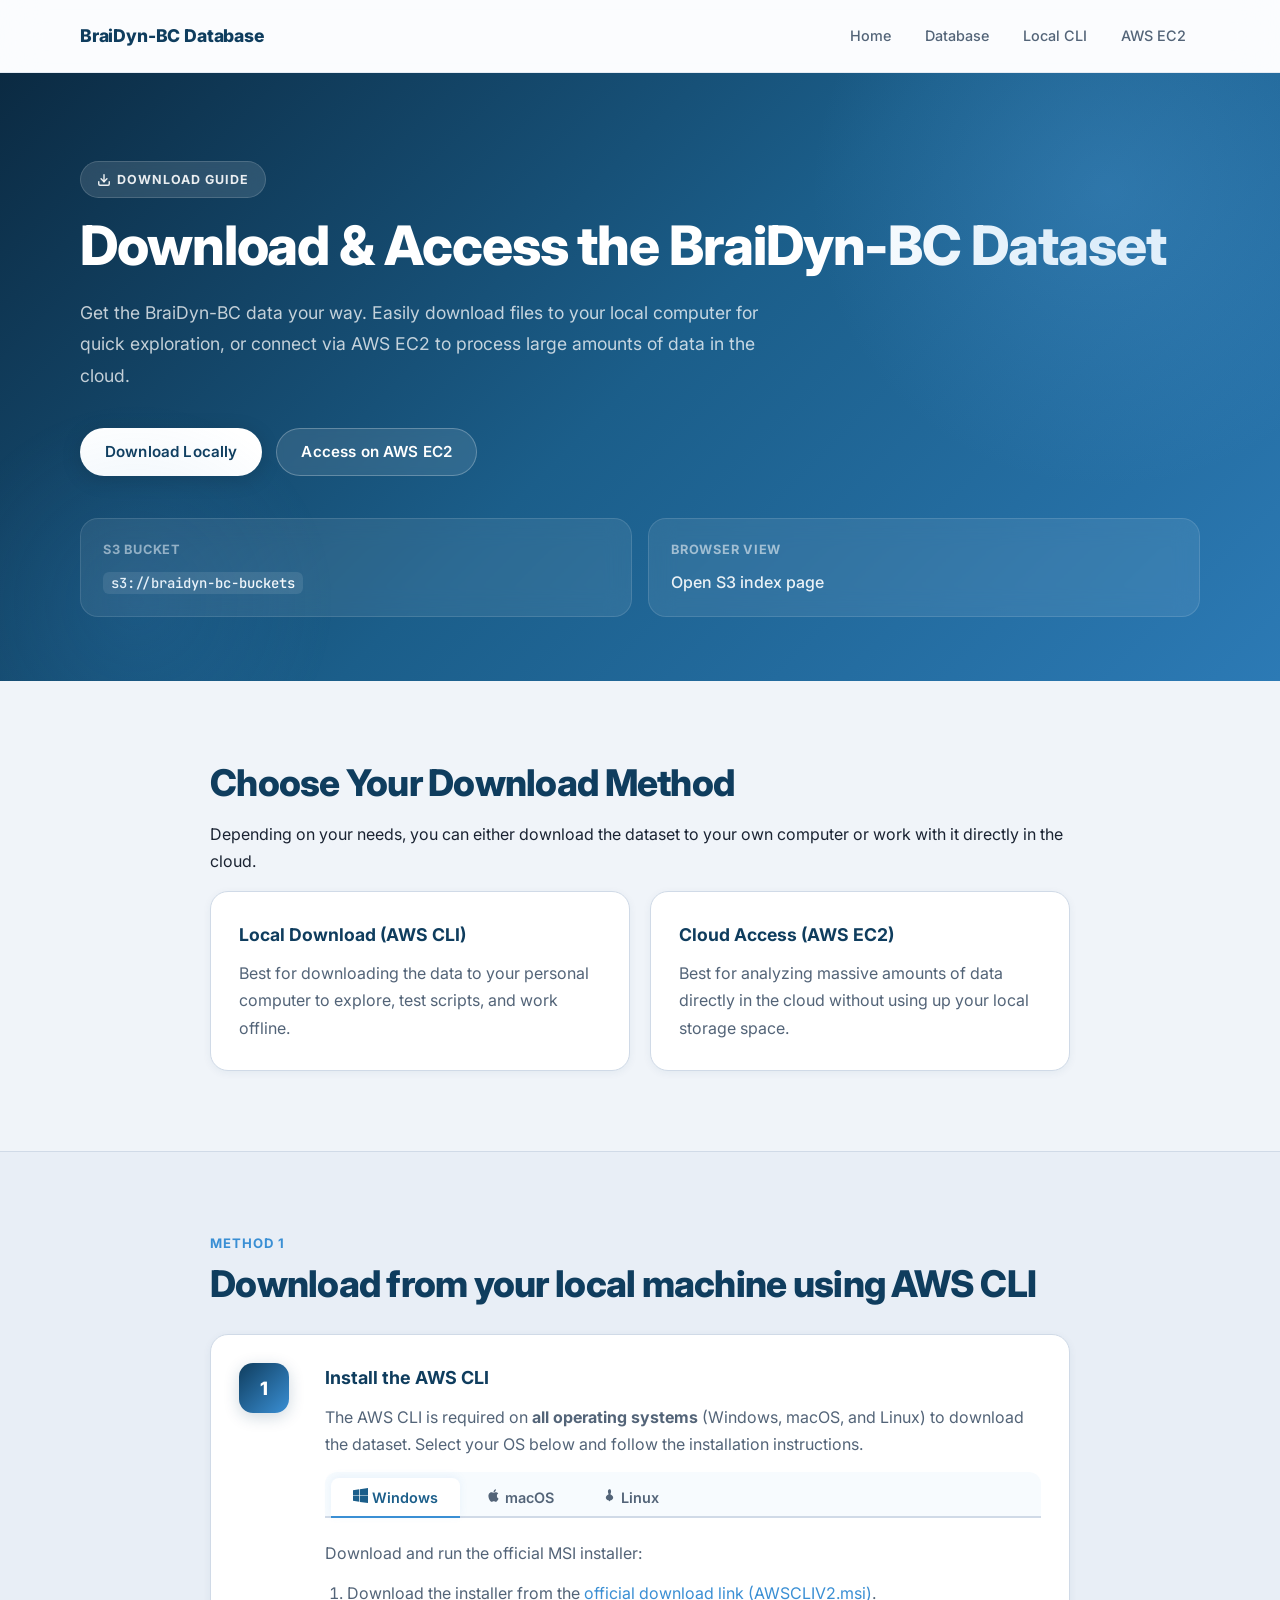
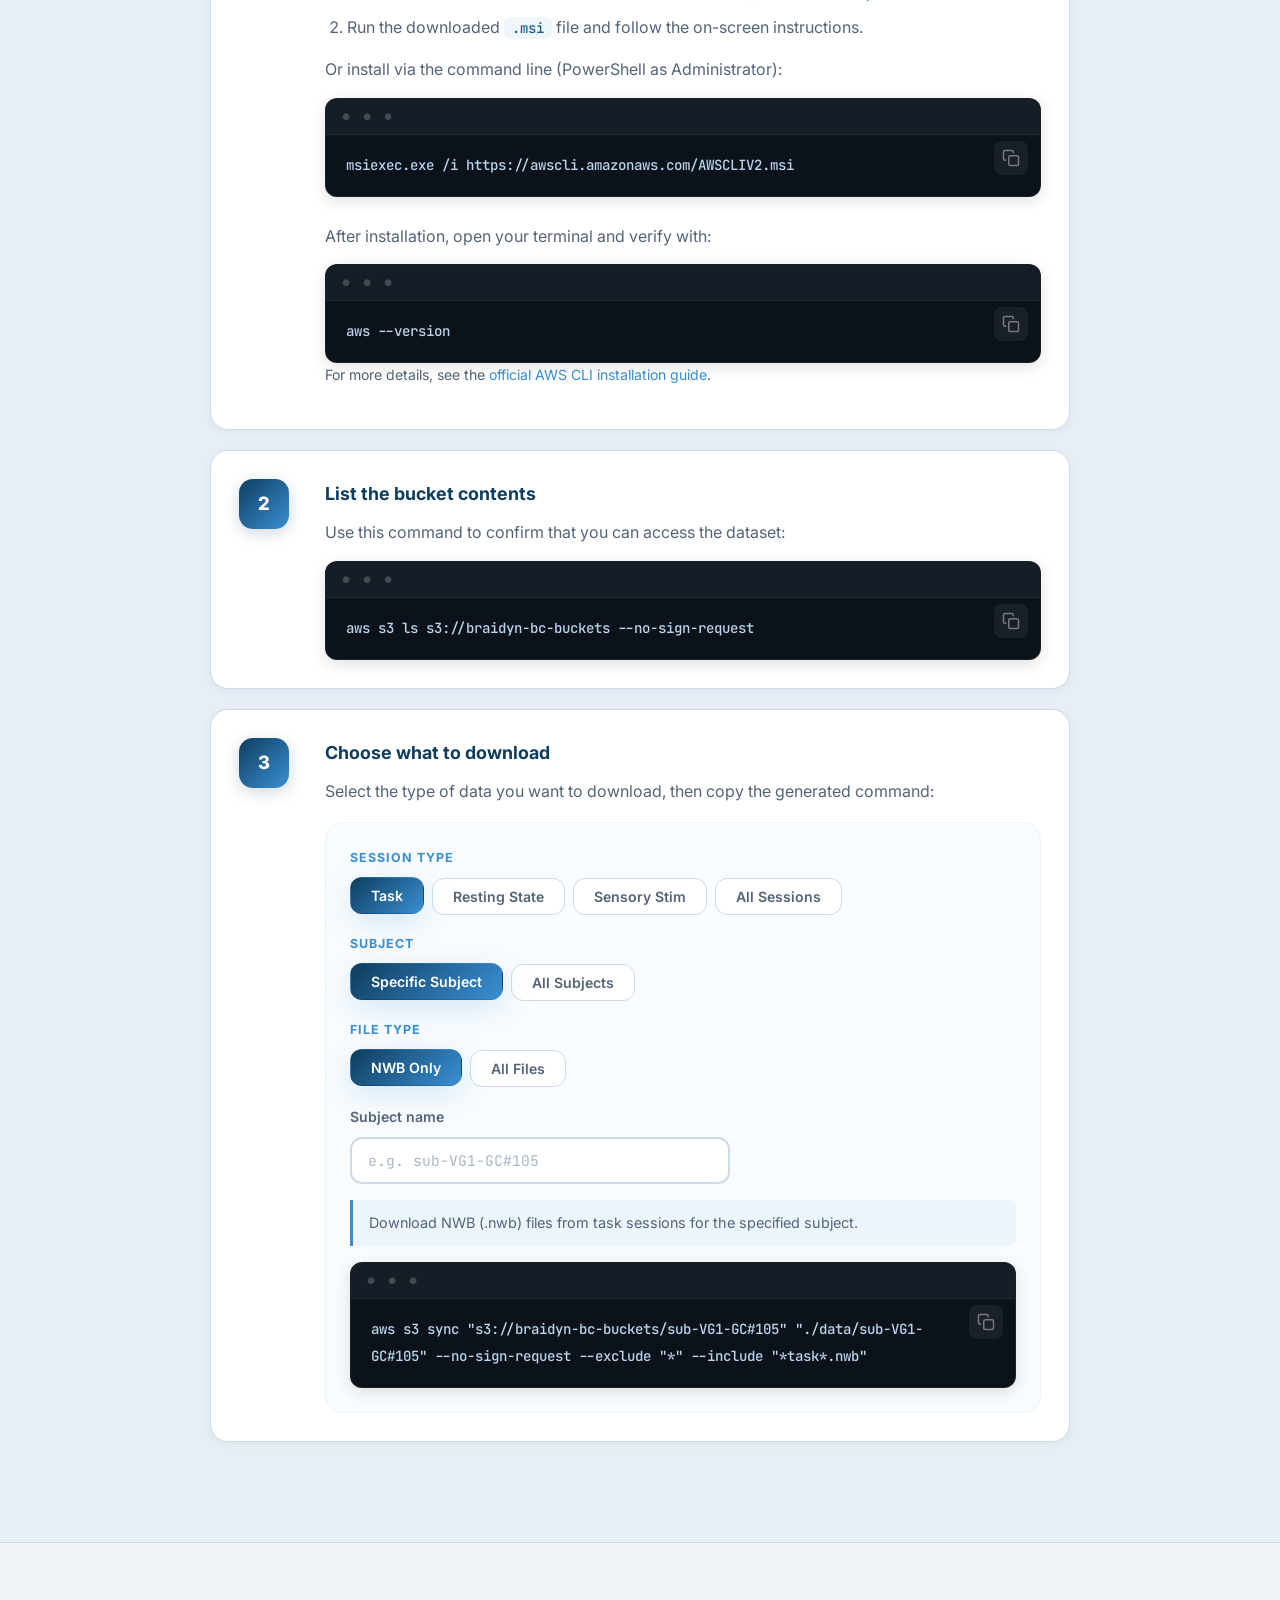
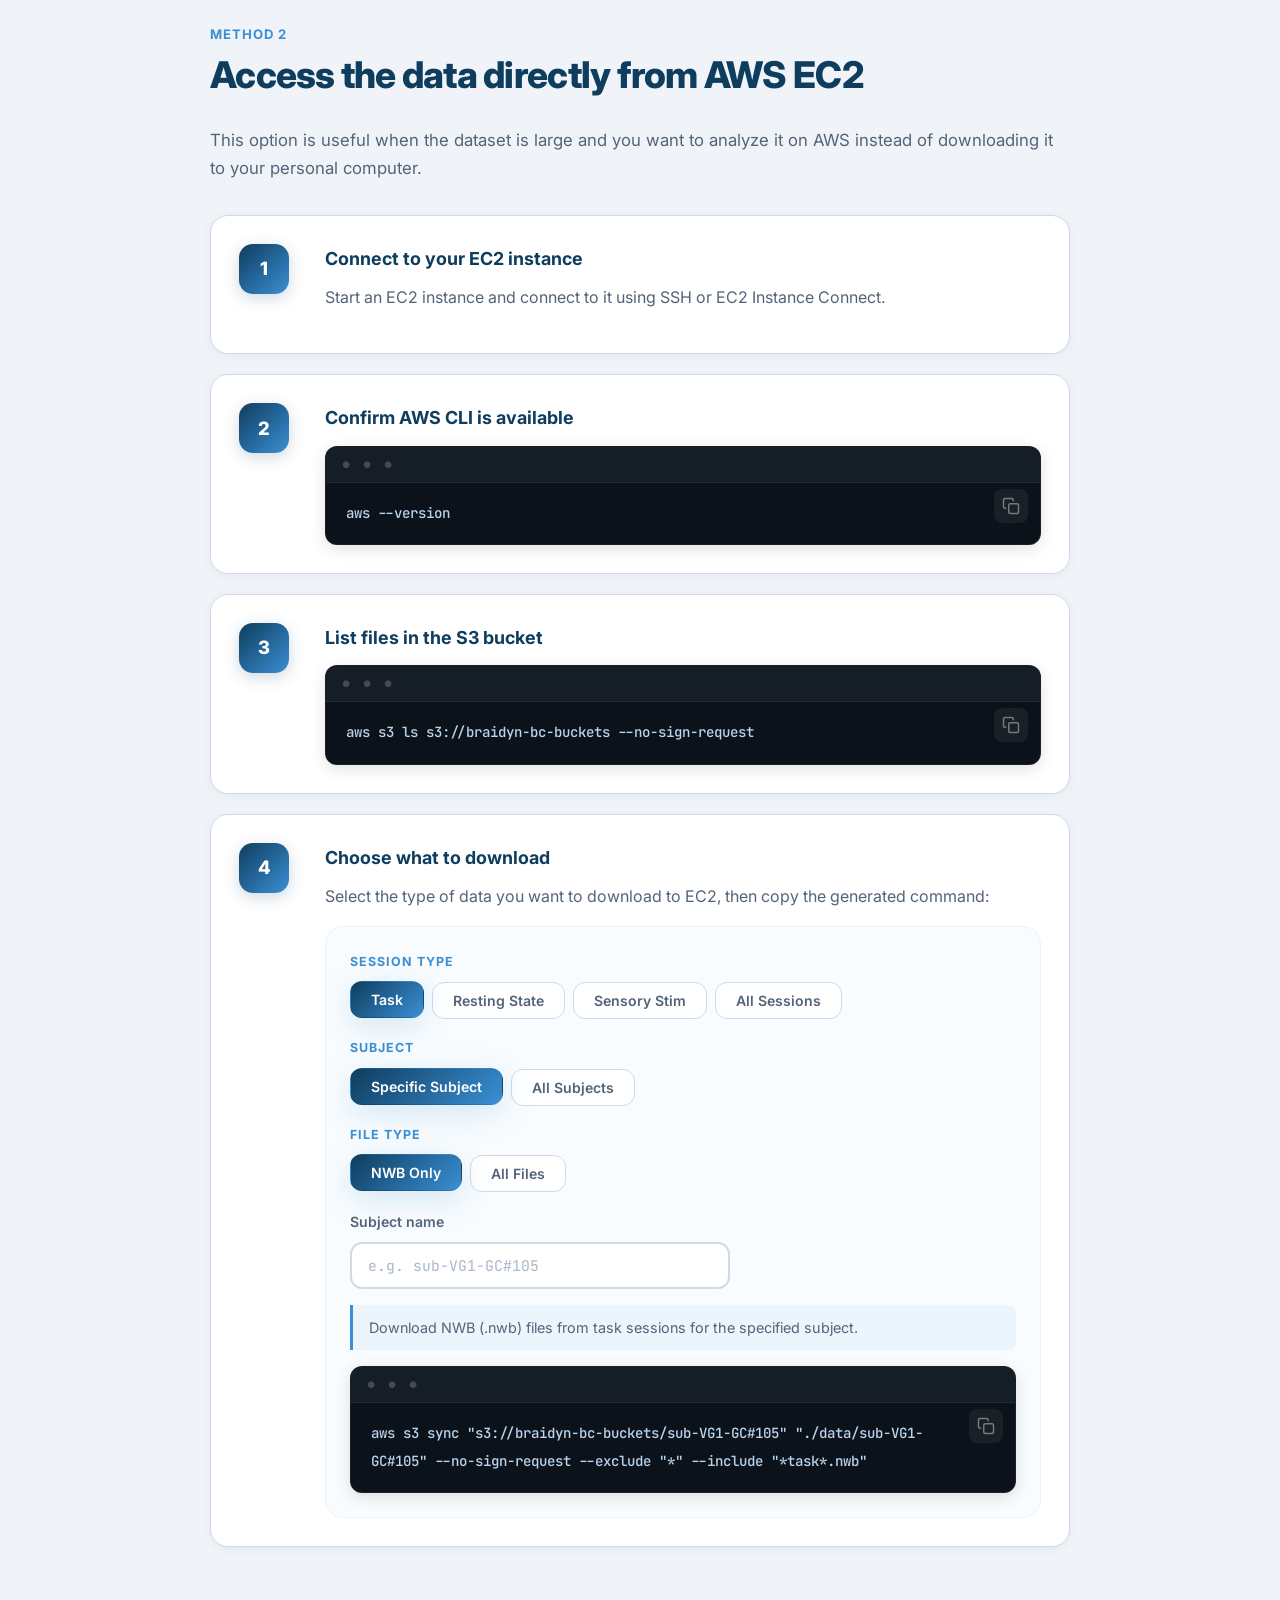
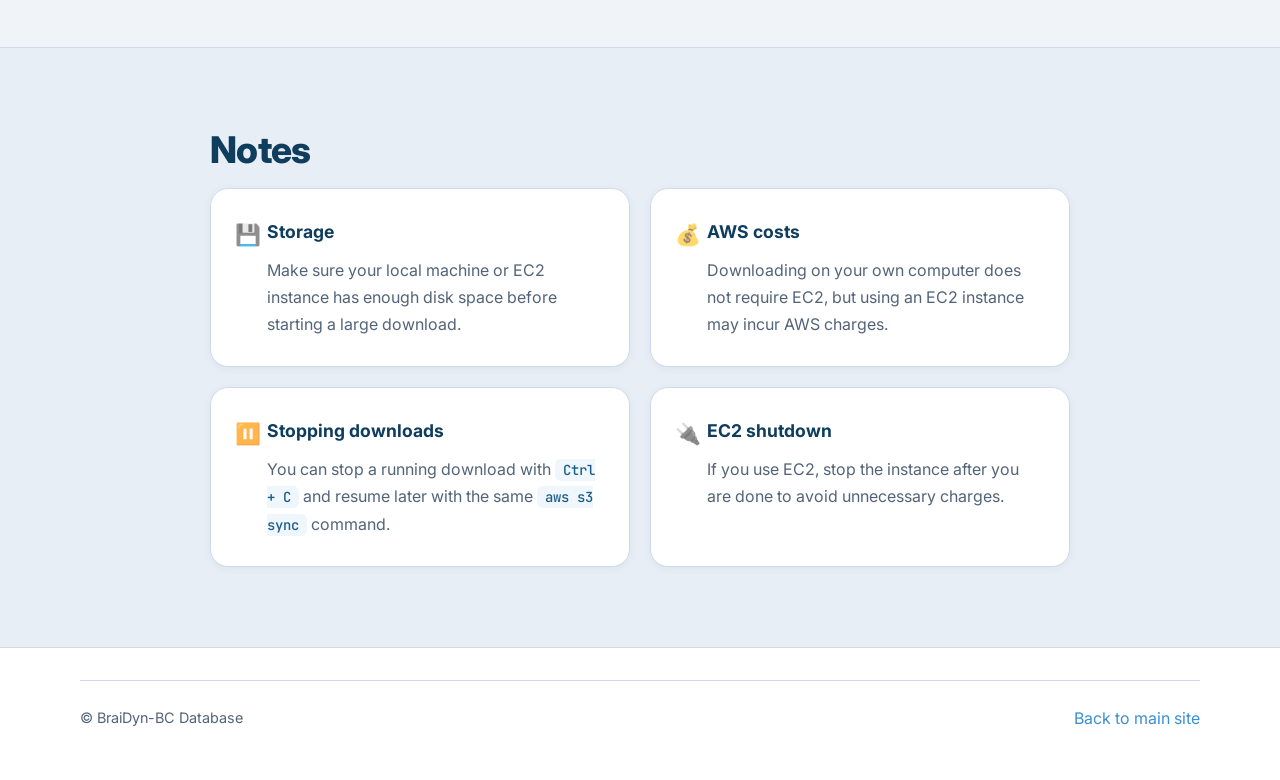
<file: index.html>
<!DOCTYPE html>
<html lang="en">
<head>
  <meta charset="UTF-8" />
  <meta name="viewport" content="width=device-width, initial-scale=1.0" />
  <meta name="description" content="Download the BraiDyn-BC neuroscience dataset via AWS CLI or access it directly on AWS EC2. Step-by-step guide with OS-specific installation instructions." />
  <title>CLI / EC2 Access Guide | BraiDyn-BC Database</title>
  <link rel="preconnect" href="https://fonts.googleapis.com" />
  <link rel="preconnect" href="https://fonts.gstatic.com" crossorigin />
  <link rel="stylesheet" href="./cli-guide.css" />
</head>
<body>
  <header class="site-header">
    <div class="container header-inner">
      <a href="./index.html" class="brand">BraiDyn-BC Database</a>
      <nav class="nav">
        <a href="./index.html">Home</a>
        <a href="./database.html">Database</a>
        <a href="#local-cli">Local CLI</a>
        <a href="#ec2">AWS EC2</a>
      </nav>
    </div>
  </header>

  <main>
    <section class="hero">
      <div class="container">
        <p class="eyebrow"><svg width="14" height="14" viewBox="0 0 24 24" fill="none" stroke="currentColor" stroke-width="2.5" stroke-linecap="round" stroke-linejoin="round" style="vertical-align: -2px"><path d="M21 15v4a2 2 0 0 1-2 2H5a2 2 0 0 1-2-2v-4"></path><polyline points="7 10 12 15 17 10"></polyline><line x1="12" y1="15" x2="12" y2="3"></line></svg> Download Guide</p>
        <h1>Download & Access the BraiDyn-BC Dataset</h1>
        <p class="lead">
          Get the BraiDyn-BC data your way. Easily download files to your local computer for quick exploration, or connect via AWS EC2 to process large amounts of data in the cloud.
        </p>

        <div class="hero-links">
          <a class="button primary" href="#local-cli">Download Locally</a>
          <a class="button secondary" href="#ec2">Access on AWS EC2</a>
        </div>

        <div class="info-strip">
          <div class="info-card">
            <span class="info-label">S3 Bucket</span>
            <code>s3://braidyn-bc-buckets</code>
          </div>
          <div class="info-card">
            <span class="info-label">Browser View</span>
            <a href="https://braidyn-bc-buckets.s3.amazonaws.com/index.html" target="_blank" rel="noopener noreferrer">
              Open S3 index page
            </a>
          </div>
        </div>
      </div>
    </section>

    <section class="section" id="overview">
      <div class="container narrow">
        <h2>Choose Your Download Method</h2>
        <p>
          Depending on your needs, you can either download the dataset to your own computer or work with it directly in the cloud.
        </p>
        <div class="grid two">
          <article class="card">
            <h3>Local Download (AWS CLI)</h3>
            <p>
              Best for downloading the data to your personal computer to explore, test scripts, and work offline.
            </p>
          </article>
          <article class="card">
            <h3>Cloud Access (AWS EC2)</h3>
            <p>
              Best for analyzing massive amounts of data directly in the cloud without using up your local storage space.
            </p>
          </article>
        </div>
      </div>
    </section>

    <section class="section alt" id="local-cli">
      <div class="container narrow">
        <div class="section-heading">
          <p class="section-kicker">Method 1</p>
          <h2>Download from your local machine using AWS CLI</h2>
        </div>

        <article class="step-card">
          <div class="step-number">1</div>
          <div class="step-content">
            <h3>Install the AWS CLI</h3>
            <p>
              The AWS CLI is required on <strong>all operating systems</strong> (Windows, macOS, and Linux) to download the dataset.
              Select your OS below and follow the installation instructions.
            </p>

            <div class="os-tabs" id="os-tabs-local">
              <button class="os-tab active" data-os="windows"><svg width="15" height="15" viewBox="0 0 24 24" fill="currentColor"><path d="M0 3.5l9.9-1.4v9.6H0V3.5zm11 -1.6L24 0v11.7H11V1.9zM0 12.3h9.9v9.6L0 20.5v-8.2zm11 0H24V24l-13-1.8V12.3z"/></svg> Windows</button>
              <button class="os-tab" data-os="macos"><svg width="15" height="15" viewBox="0 0 24 24" fill="currentColor"><path d="M18.71 19.5c-.83 1.24-1.71 2.45-3.05 2.47-1.34.03-1.77-.79-3.29-.79-1.53 0-2 .77-3.27.82-1.31.05-2.3-1.32-3.14-2.53C4.25 17 2.94 12.45 4.7 9.39c.87-1.52 2.43-2.48 4.12-2.51 1.28-.02 2.5.87 3.29.87.78 0 2.26-1.07 3.8-.91.65.03 2.47.26 3.64 1.98-.09.06-2.17 1.28-2.15 3.81.03 3.02 2.65 4.03 2.68 4.04-.03.07-.42 1.44-1.38 2.83M13 3.5c.73-.83 1.94-1.46 2.94-1.5.13 1.17-.34 2.35-1.04 3.19-.69.85-1.83 1.51-2.95 1.42-.15-1.15.41-2.35 1.05-3.11z"/></svg> macOS</button>
              <button class="os-tab" data-os="linux"><svg width="15" height="15" viewBox="0 0 24 24" fill="currentColor"><path d="M12.5 2c-1.82 0-2.76 1.08-2.97 2.76-.2 1.52.32 3.48.89 4.6.08.16.2.4.13.63-.07.22-.35.42-.54.53-1.09.61-2.43 1.56-3.24 2.86-.53.84-.87 2-.55 3.16.36 1.32 1.4 2.08 2.37 2.48.66.27 1.36.42 1.96.47.24.82.78 1.51 1.45 1.51s1.21-.69 1.45-1.51c.6-.05 1.3-.2 1.96-.47.97-.4 2.01-1.16 2.37-2.48.32-1.16-.02-2.32-.55-3.16-.81-1.3-2.15-2.25-3.24-2.86-.19-.11-.47-.31-.54-.53-.07-.23.05-.47.13-.63.57-1.12 1.09-3.08.89-4.6C14.26 3.08 13.32 2 12.5 2z"/></svg> Linux</button>
            </div>

            <div class="os-panel active" data-os="windows" id="os-panel-local-windows">
              <p>Download and run the official MSI installer:</p>
              <ol>
                <li>Download the installer from the <a href="https://awscli.amazonaws.com/AWSCLIV2.msi" target="_blank" rel="noopener noreferrer">official download link (AWSCLIV2.msi)</a>.</li>
                <li>Run the downloaded <code>.msi</code> file and follow the on-screen instructions.</li>
              </ol>
              <p>Or install via the command line (PowerShell as Administrator):</p>
              <div class="code-block">
                <button class="copy-button" data-copy-target="code-install-win"><svg width="18" height="18" viewBox="0 0 24 24" fill="none" stroke="currentColor" stroke-width="2" stroke-linecap="round" stroke-linejoin="round"><rect x="9" y="9" width="13" height="13" rx="2" ry="2"></rect><path d="M5 15H4a2 2 0 0 1-2-2V4a2 2 0 0 1 2-2h9a2 2 0 0 1 2 2v1"></path></svg></button>
                <pre><code id="code-install-win">msiexec.exe /i https://awscli.amazonaws.com/AWSCLIV2.msi</code></pre>
              </div>
            </div>

            <div class="os-panel" data-os="macos" id="os-panel-local-macos">
              <p>Install using the official PKG installer:</p>
              <div class="code-block">
                <button class="copy-button" data-copy-target="code-install-mac"><svg width="18" height="18" viewBox="0 0 24 24" fill="none" stroke="currentColor" stroke-width="2" stroke-linecap="round" stroke-linejoin="round"><rect x="9" y="9" width="13" height="13" rx="2" ry="2"></rect><path d="M5 15H4a2 2 0 0 1-2-2V4a2 2 0 0 1 2-2h9a2 2 0 0 1 2 2v1"></path></svg></button>
                <pre><code id="code-install-mac">curl "https://awscli.amazonaws.com/AWSCLIV2.pkg" -o "AWSCLIV2.pkg"
sudo installer -pkg AWSCLIV2.pkg -target /</code></pre>
              </div>
              <p>Or, if you use <a href="https://brew.sh/" target="_blank" rel="noopener noreferrer">Homebrew</a>:</p>
              <div class="code-block">
                <button class="copy-button" data-copy-target="code-install-mac-brew"><svg width="18" height="18" viewBox="0 0 24 24" fill="none" stroke="currentColor" stroke-width="2" stroke-linecap="round" stroke-linejoin="round"><rect x="9" y="9" width="13" height="13" rx="2" ry="2"></rect><path d="M5 15H4a2 2 0 0 1-2-2V4a2 2 0 0 1 2-2h9a2 2 0 0 1 2 2v1"></path></svg></button>
                <pre><code id="code-install-mac-brew">brew install awscli</code></pre>
              </div>
            </div>

            <div class="os-panel" data-os="linux" id="os-panel-local-linux">
              <p>Download, unzip, and run the installer:</p>
              <div class="code-block">
                <button class="copy-button" data-copy-target="code-install-linux"><svg width="18" height="18" viewBox="0 0 24 24" fill="none" stroke="currentColor" stroke-width="2" stroke-linecap="round" stroke-linejoin="round"><rect x="9" y="9" width="13" height="13" rx="2" ry="2"></rect><path d="M5 15H4a2 2 0 0 1-2-2V4a2 2 0 0 1 2-2h9a2 2 0 0 1 2 2v1"></path></svg></button>
                <pre><code id="code-install-linux">curl "https://awscli.amazonaws.com/awscli-exe-linux-x86_64.zip" -o "awscliv2.zip"
unzip awscliv2.zip
sudo ./aws/install</code></pre>
              </div>
              <p><strong>ARM (aarch64)</strong> users should use this URL instead:</p>
              <div class="code-block">
                <button class="copy-button" data-copy-target="code-install-linux-arm"><svg width="18" height="18" viewBox="0 0 24 24" fill="none" stroke="currentColor" stroke-width="2" stroke-linecap="round" stroke-linejoin="round"><rect x="9" y="9" width="13" height="13" rx="2" ry="2"></rect><path d="M5 15H4a2 2 0 0 1-2-2V4a2 2 0 0 1 2-2h9a2 2 0 0 1 2 2v1"></path></svg></button>
                <pre><code id="code-install-linux-arm">curl "https://awscli.amazonaws.com/awscli-exe-linux-aarch64.zip" -o "awscliv2.zip"
unzip awscliv2.zip
sudo ./aws/install</code></pre>
              </div>
            </div>

            <p style="margin-top: 18px;">After installation, open your terminal and verify with:</p>
            <div class="code-block">
              <button class="copy-button" data-copy-target="code-check-cli"><svg width="18" height="18" viewBox="0 0 24 24" fill="none" stroke="currentColor" stroke-width="2" stroke-linecap="round" stroke-linejoin="round"><rect x="9" y="9" width="13" height="13" rx="2" ry="2"></rect><path d="M5 15H4a2 2 0 0 1-2-2V4a2 2 0 0 1 2-2h9a2 2 0 0 1 2 2v1"></path></svg></button>
              <pre><code id="code-check-cli">aws --version</code></pre>
            </div>
            <p class="install-note">
              For more details, see the <a href="https://docs.aws.amazon.com/cli/latest/userguide/getting-started-install.html" target="_blank" rel="noopener noreferrer">official AWS CLI installation guide</a>.
            </p>
          </div>
        </article>

        <article class="step-card">
          <div class="step-number">2</div>
          <div class="step-content">
            <h3>List the bucket contents</h3>
            <p>Use this command to confirm that you can access the dataset:</p>
            <div class="code-block">
              <button class="copy-button" data-copy-target="code-list-local"><svg width="18" height="18" viewBox="0 0 24 24" fill="none" stroke="currentColor" stroke-width="2" stroke-linecap="round" stroke-linejoin="round"><rect x="9" y="9" width="13" height="13" rx="2" ry="2"></rect><path d="M5 15H4a2 2 0 0 1-2-2V4a2 2 0 0 1 2-2h9a2 2 0 0 1 2 2v1"></path></svg></button>
              <pre><code id="code-list-local">aws s3 ls s3://braidyn-bc-buckets --no-sign-request</code></pre>
            </div>
          </div>
        </article>

        <article class="step-card">
          <div class="step-number">3</div>
          <div class="step-content">
            <h3>Choose what to download</h3>
            <p>Select the type of data you want to download, then copy the generated command:</p>

            <div class="download-selector" id="selector-local">
              <div class="selector-group">
                <span class="selector-label">Session type</span>
                <div class="selector-pills" data-role="session">
                  <button class="pill active" data-value="task">Task</button>
                  <button class="pill" data-value="resting-state">Resting State</button>
                  <button class="pill" data-value="sensory-stim">Sensory Stim</button>
                  <button class="pill" data-value="all">All Sessions</button>
                </div>
              </div>

              <div class="selector-group">
                <span class="selector-label">Subject</span>
                <div class="selector-pills" data-role="scope">
                  <button class="pill active" data-value="subject">Specific Subject</button>
                  <button class="pill" data-value="all">All Subjects</button>
                </div>
              </div>

              <div class="selector-group">
                <span class="selector-label">File type</span>
                <div class="selector-pills" data-role="filetype">
                  <button class="pill active" data-value="nwb">NWB Only</button>
                  <button class="pill" data-value="all-files">All Files</button>
                </div>
              </div>

              <div class="subject-input-area" id="subject-input-local" style="display:none;">
                <label for="subject-name-local">Subject name</label>
                <input type="text" id="subject-name-local" class="subject-input" placeholder="e.g. sub-VG1-GC#105" />
              </div>

              <div class="selector-description" id="desc-local">
                Download the entire dataset — all subjects, all sessions, all file types.
              </div>

              <div class="code-block">
                <button class="copy-button" data-copy-target="code-generated-local"><svg width="18" height="18" viewBox="0 0 24 24" fill="none" stroke="currentColor" stroke-width="2" stroke-linecap="round" stroke-linejoin="round"><rect x="9" y="9" width="13" height="13" rx="2" ry="2"></rect><path d="M5 15H4a2 2 0 0 1-2-2V4a2 2 0 0 1 2-2h9a2 2 0 0 1 2 2v1"></path></svg></button>
                <pre><code id="code-generated-local">aws s3 sync s3://braidyn-bc-buckets ./data/ --no-sign-request</code></pre>
              </div>
            </div>

          </div>
        </article>
      </div>
    </section>

    <section class="section" id="ec2">
      <div class="container narrow">
        <div class="section-heading">
          <p class="section-kicker">Method 2</p>
          <h2>Access the data directly from AWS EC2</h2>
        </div>

        <p class="section-intro">
          This option is useful when the dataset is large and you want to analyze it on AWS
          instead of downloading it to your personal computer.
        </p>

        <article class="step-card">
          <div class="step-number">1</div>
          <div class="step-content">
            <h3>Connect to your EC2 instance</h3>
            <p>
              Start an EC2 instance and connect to it using SSH or EC2 Instance Connect.
            </p>
          </div>
        </article>

        <article class="step-card">
          <div class="step-number">2</div>
          <div class="step-content">
            <h3>Confirm AWS CLI is available</h3>
            <div class="code-block">
              <button class="copy-button" data-copy-target="code-check-ec2-cli"><svg width="18" height="18" viewBox="0 0 24 24" fill="none" stroke="currentColor" stroke-width="2" stroke-linecap="round" stroke-linejoin="round"><rect x="9" y="9" width="13" height="13" rx="2" ry="2"></rect><path d="M5 15H4a2 2 0 0 1-2-2V4a2 2 0 0 1 2-2h9a2 2 0 0 1 2 2v1"></path></svg></button>
              <pre><code id="code-check-ec2-cli">aws --version</code></pre>
            </div>
          </div>
        </article>

        <article class="step-card">
          <div class="step-number">3</div>
          <div class="step-content">
            <h3>List files in the S3 bucket</h3>
            <div class="code-block">
              <button class="copy-button" data-copy-target="code-list-ec2"><svg width="18" height="18" viewBox="0 0 24 24" fill="none" stroke="currentColor" stroke-width="2" stroke-linecap="round" stroke-linejoin="round"><rect x="9" y="9" width="13" height="13" rx="2" ry="2"></rect><path d="M5 15H4a2 2 0 0 1-2-2V4a2 2 0 0 1 2-2h9a2 2 0 0 1 2 2v1"></path></svg></button>
              <pre><code id="code-list-ec2">aws s3 ls s3://braidyn-bc-buckets --no-sign-request</code></pre>
            </div>
          </div>
        </article>

        <article class="step-card">
          <div class="step-number">4</div>
          <div class="step-content">
            <h3>Choose what to download</h3>
            <p>Select the type of data you want to download to EC2, then copy the generated command:</p>

            <div class="download-selector" id="selector-ec2">
              <div class="selector-group">
                <span class="selector-label">Session type</span>
                <div class="selector-pills" data-role="session">
                  <button class="pill active" data-value="task">Task</button>
                  <button class="pill" data-value="resting-state">Resting State</button>
                  <button class="pill" data-value="sensory-stim">Sensory Stim</button>
                  <button class="pill" data-value="all">All Sessions</button>
                </div>
              </div>

              <div class="selector-group">
                <span class="selector-label">Subject</span>
                <div class="selector-pills" data-role="scope">
                  <button class="pill active" data-value="subject">Specific Subject</button>
                  <button class="pill" data-value="all">All Subjects</button>
                </div>
              </div>

              <div class="selector-group">
                <span class="selector-label">File type</span>
                <div class="selector-pills" data-role="filetype">
                  <button class="pill active" data-value="nwb">NWB Only</button>
                  <button class="pill" data-value="all-files">All Files</button>
                </div>
              </div>

              <div class="subject-input-area" id="subject-input-ec2" style="display:none;">
                <label for="subject-name-ec2">Subject name</label>
                <input type="text" id="subject-name-ec2" class="subject-input" placeholder="e.g. sub-VG1-GC#105" />
              </div>

              <div class="selector-description" id="desc-ec2">
                Download the entire dataset — all subjects, all sessions, all file types.
              </div>

              <div class="code-block">
                <button class="copy-button" data-copy-target="code-generated-ec2"><svg width="18" height="18" viewBox="0 0 24 24" fill="none" stroke="currentColor" stroke-width="2" stroke-linecap="round" stroke-linejoin="round"><rect x="9" y="9" width="13" height="13" rx="2" ry="2"></rect><path d="M5 15H4a2 2 0 0 1-2-2V4a2 2 0 0 1 2-2h9a2 2 0 0 1 2 2v1"></path></svg></button>
                <pre><code id="code-generated-ec2">aws s3 sync s3://braidyn-bc-buckets ./data/ --no-sign-request</code></pre>
              </div>
            </div>

          </div>
        </article>
      </div>
    </section>

    <section class="section alt" id="notes">
      <div class="container narrow">
        <h2>Notes</h2>
        <div class="grid two">
          <article class="card note-card">
            <h3>Storage</h3>
            <p>
              Make sure your local machine or EC2 instance has enough disk space before starting a large download.
            </p>
          </article>

          <article class="card note-card">
            <h3>AWS costs</h3>
            <p>
              Downloading on your own computer does not require EC2, but using an EC2 instance may incur AWS charges.
            </p>
          </article>

          <article class="card note-card">
            <h3>Stopping downloads</h3>
            <p>
              You can stop a running download with <code>Ctrl + C</code> and resume later with the same
              <code>aws s3 sync</code> command.
            </p>
          </article>

          <article class="card note-card">
            <h3>EC2 shutdown</h3>
            <p>
              If you use EC2, stop the instance after you are done to avoid unnecessary charges.
            </p>
          </article>
        </div>
      </div>
    </section>
  </main>

  <footer class="site-footer">
    <div class="container footer-inner">
      <p>© BraiDyn-BC Database</p>
      <a href="./index.html">Back to main site</a>
    </div>
  </footer>

  <script src="cli-guide.js"></script>
</body>
</html>
</file>
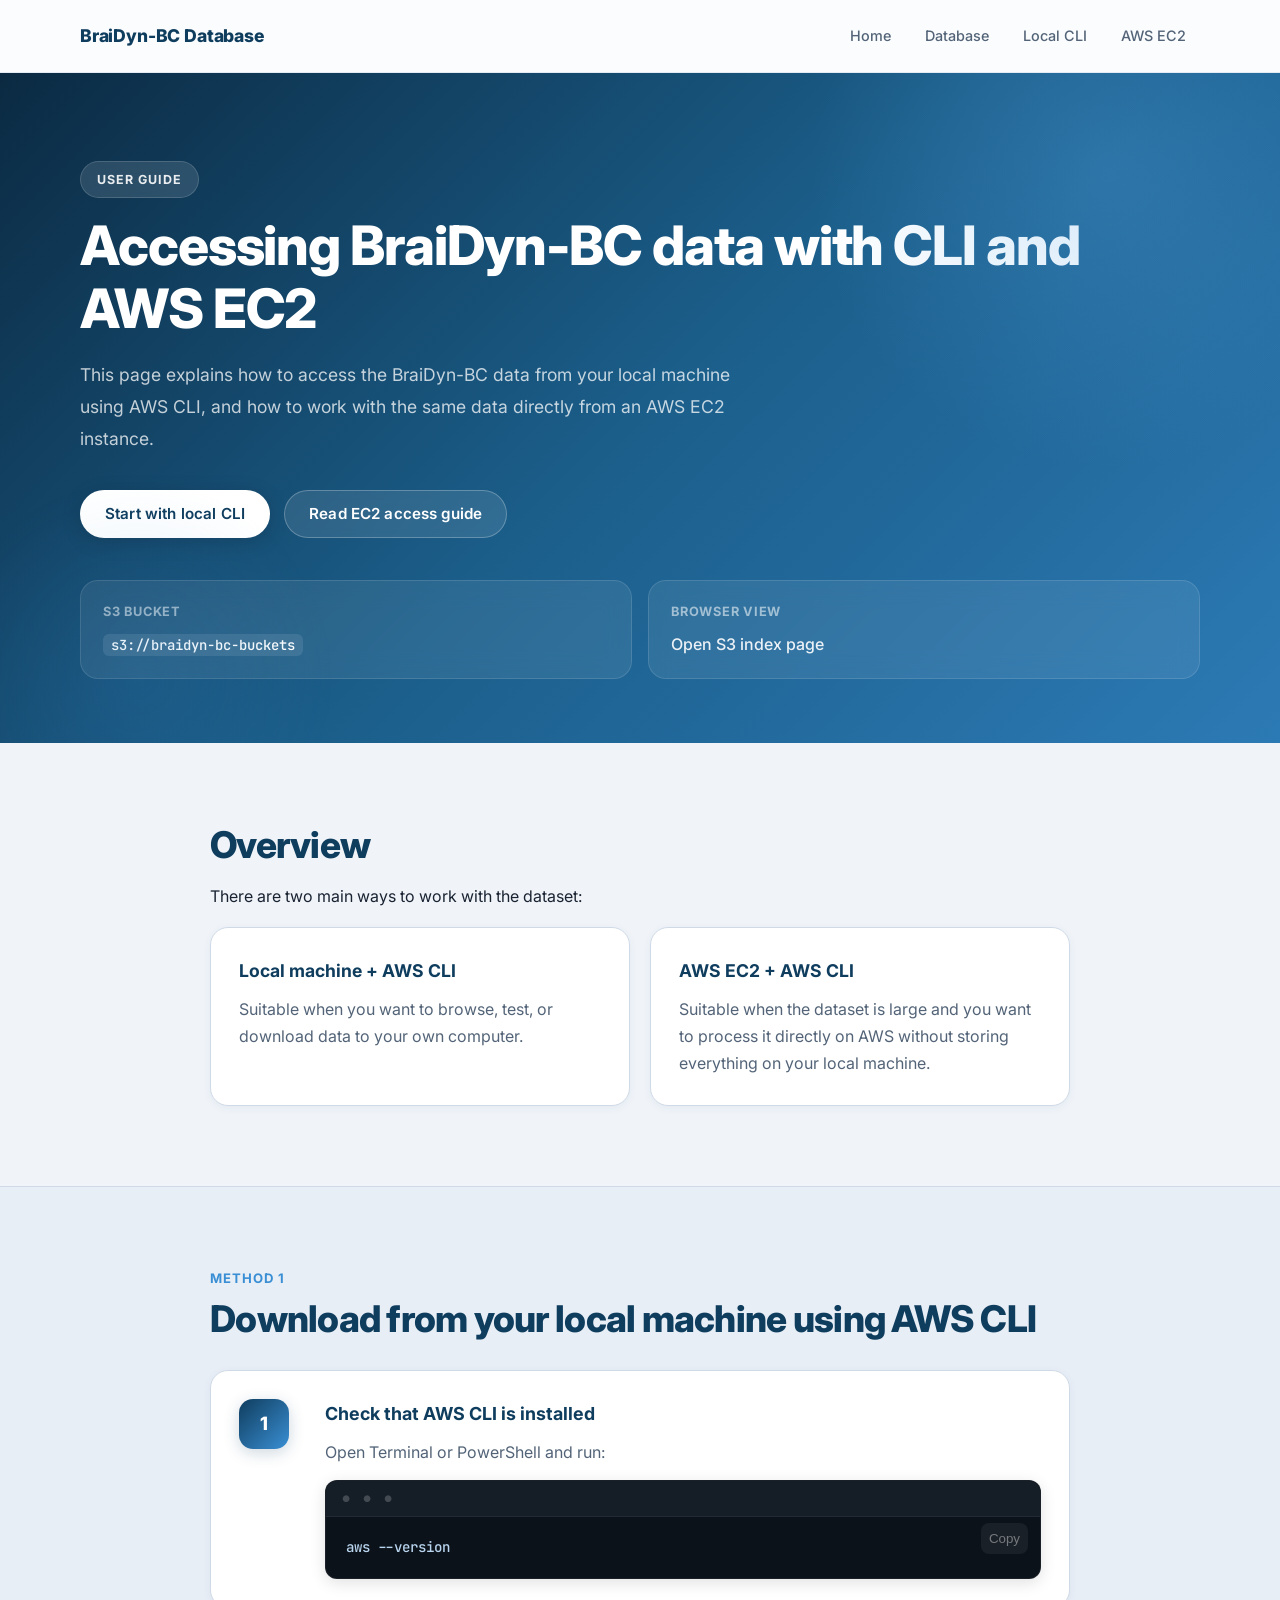
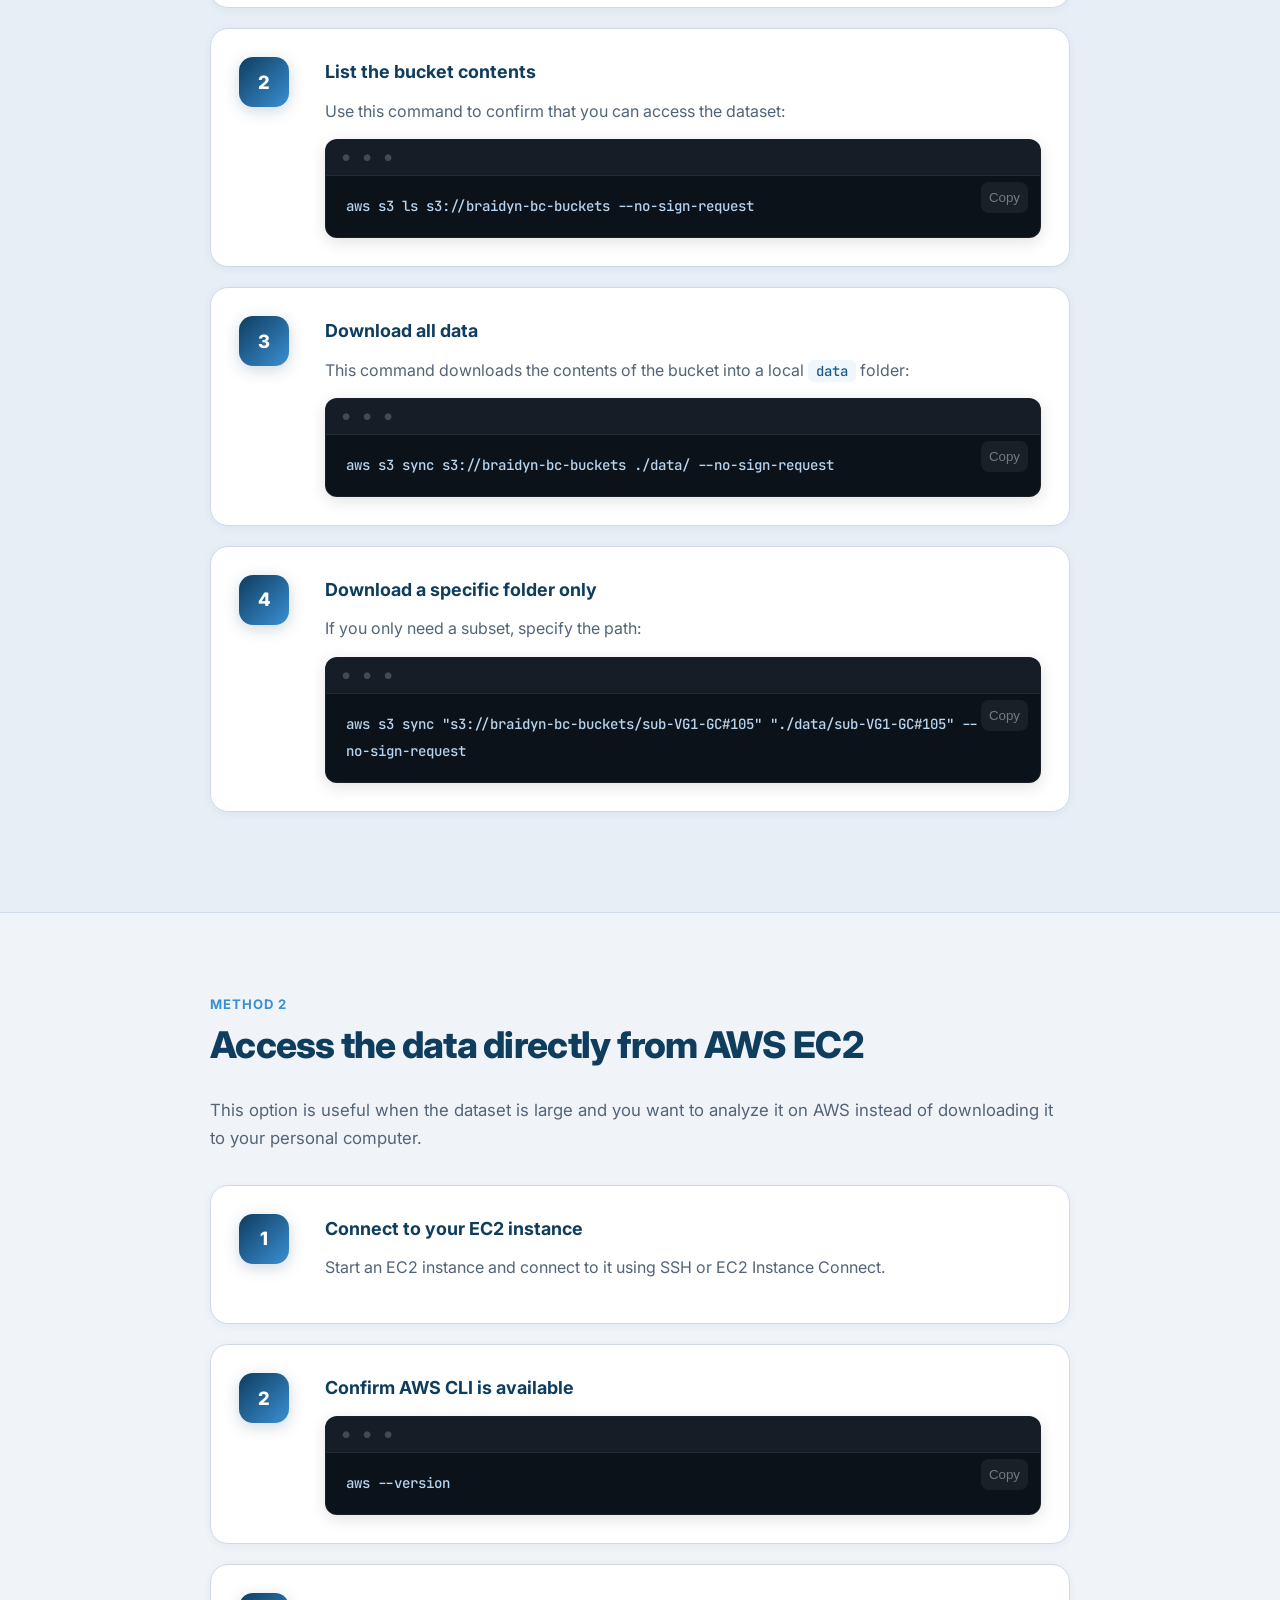
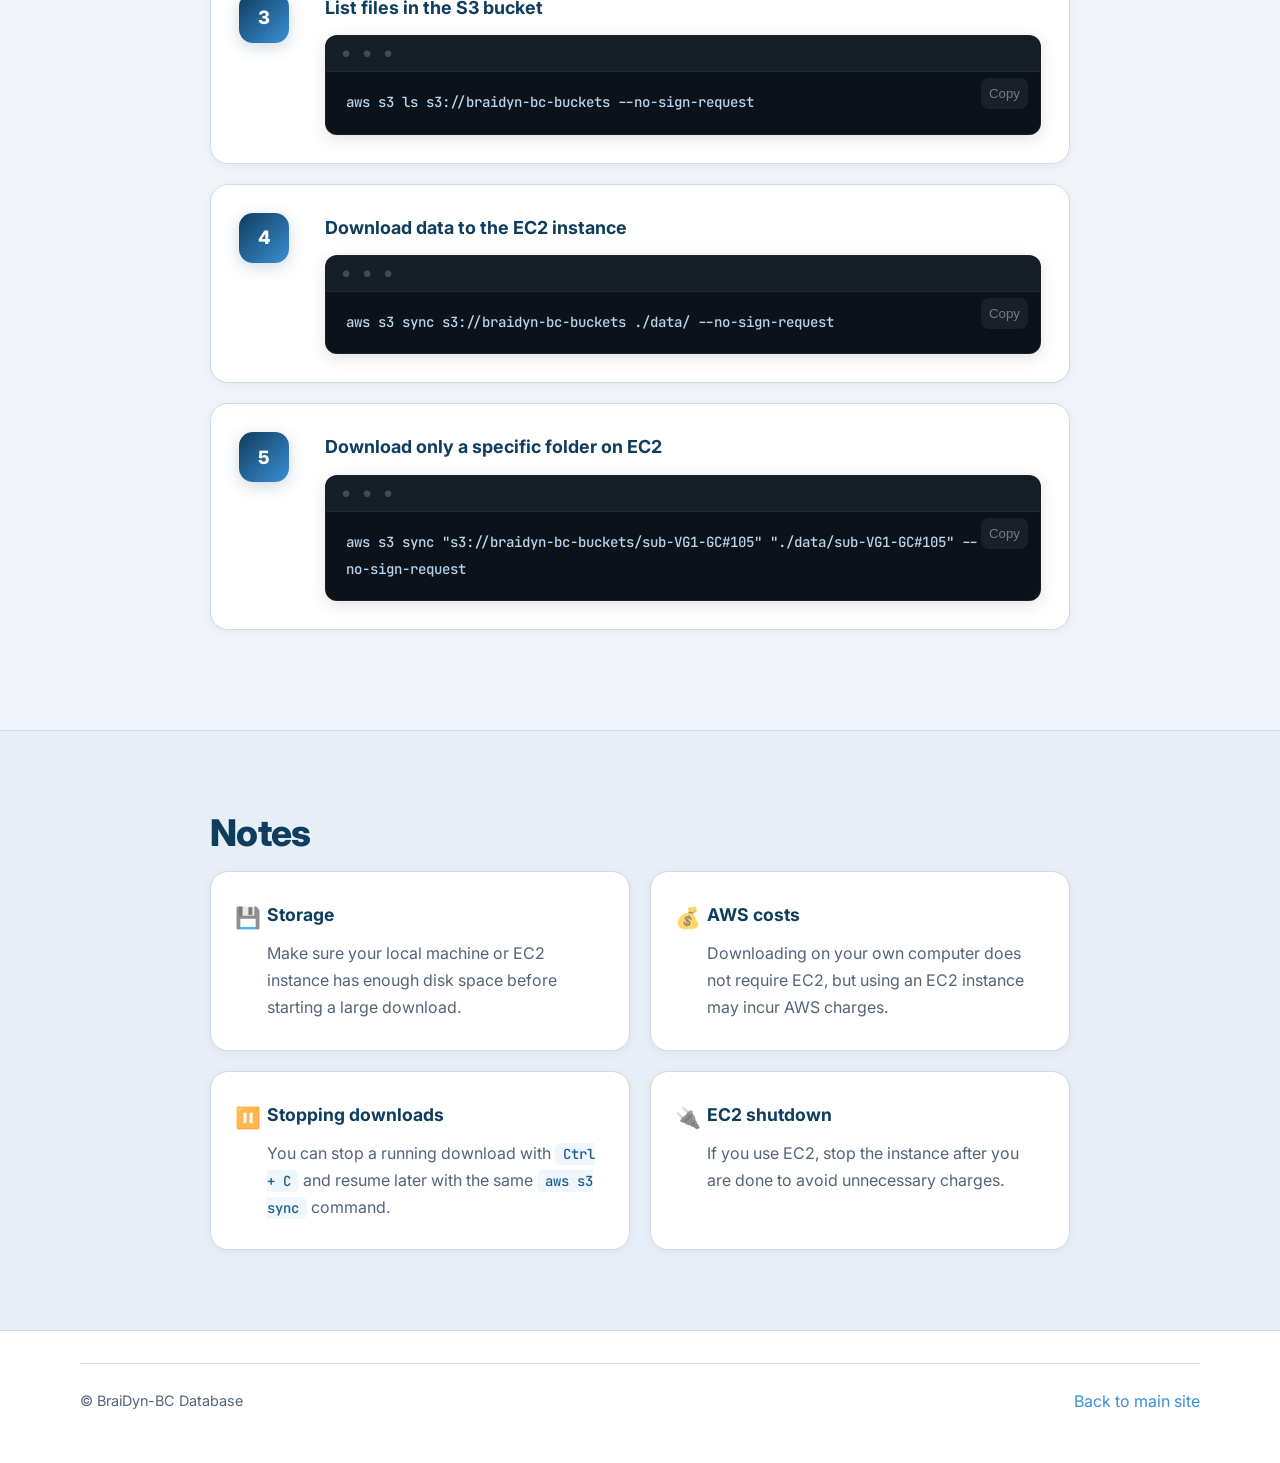
<file: page.html>
<!DOCTYPE html>
<html lang="en">
<head>
  <meta charset="UTF-8" />
  <meta name="viewport" content="width=device-width, initial-scale=1.0" />
  <title>CLI / EC2 Access Guide | BraiDyn-BC Database</title>
  <link rel="stylesheet" href="cli-guide.css" />
</head>
<body>
  <header class="site-header">
    <div class="container header-inner">
      <a href="./index.html" class="brand">BraiDyn-BC Database</a>
      <nav class="nav">
        <a href="./index.html">Home</a>
        <a href="./database.html">Database</a>
        <a href="#local-cli">Local CLI</a>
        <a href="#ec2">AWS EC2</a>
      </nav>
    </div>
  </header>

  <main>
    <section class="hero">
      <div class="container">
        <p class="eyebrow">User Guide</p>
        <h1>Accessing BraiDyn-BC data with CLI and AWS EC2</h1>
        <p class="lead">
          This page explains how to access the BraiDyn-BC data from your local machine
          using AWS CLI, and how to work with the same data directly from an AWS EC2 instance.
        </p>

        <div class="hero-links">
          <a class="button primary" href="#local-cli">Start with local CLI</a>
          <a class="button secondary" href="#ec2">Read EC2 access guide</a>
        </div>

        <div class="info-strip">
          <div class="info-card">
            <span class="info-label">S3 Bucket</span>
            <code>s3://braidyn-bc-buckets</code>
          </div>
          <div class="info-card">
            <span class="info-label">Browser View</span>
            <a href="https://braidyn-bc-buckets.s3.amazonaws.com/index.html" target="_blank" rel="noopener noreferrer">
              Open S3 index page
            </a>
          </div>
        </div>
      </div>
    </section>

    <section class="section" id="overview">
      <div class="container narrow">
        <h2>Overview</h2>
        <p>
          There are two main ways to work with the dataset:
        </p>
        <div class="grid two">
          <article class="card">
            <h3>Local machine + AWS CLI</h3>
            <p>
              Suitable when you want to browse, test, or download data to your own computer.
            </p>
          </article>
          <article class="card">
            <h3>AWS EC2 + AWS CLI</h3>
            <p>
              Suitable when the dataset is large and you want to process it directly on AWS
              without storing everything on your local machine.
            </p>
          </article>
        </div>
      </div>
    </section>

    <section class="section alt" id="local-cli">
      <div class="container narrow">
        <div class="section-heading">
          <p class="section-kicker">Method 1</p>
          <h2>Download from your local machine using AWS CLI</h2>
        </div>

        <article class="step-card">
          <div class="step-number">1</div>
          <div class="step-content">
            <h3>Check that AWS CLI is installed</h3>
            <p>Open Terminal or PowerShell and run:</p>
            <div class="code-block">
              <button class="copy-button" data-copy-target="code-check-cli">Copy</button>
              <pre><code id="code-check-cli">aws --version</code></pre>
            </div>
          </div>
        </article>

        <article class="step-card">
          <div class="step-number">2</div>
          <div class="step-content">
            <h3>List the bucket contents</h3>
            <p>Use this command to confirm that you can access the dataset:</p>
            <div class="code-block">
              <button class="copy-button" data-copy-target="code-list-local">Copy</button>
              <pre><code id="code-list-local">aws s3 ls s3://braidyn-bc-buckets --no-sign-request</code></pre>
            </div>
          </div>
        </article>

        <article class="step-card">
          <div class="step-number">3</div>
          <div class="step-content">
            <h3>Download all data</h3>
            <p>This command downloads the contents of the bucket into a local <code>data</code> folder:</p>
            <div class="code-block">
              <button class="copy-button" data-copy-target="code-sync-local">Copy</button>
              <pre><code id="code-sync-local">aws s3 sync s3://braidyn-bc-buckets ./data/ --no-sign-request</code></pre>
            </div>
          </div>
        </article>

        <article class="step-card">
          <div class="step-number">4</div>
          <div class="step-content">
            <h3>Download a specific folder only</h3>
            <p>If you only need a subset, specify the path:</p>
            <div class="code-block">
              <button class="copy-button" data-copy-target="code-partial-local">Copy</button>
              <pre><code id="code-partial-local">aws s3 sync "s3://braidyn-bc-buckets/sub-VG1-GC#105" "./data/sub-VG1-GC#105" --no-sign-request</code></pre>
            </div>
          </div>
        </article>
      </div>
    </section>

    <section class="section" id="ec2">
      <div class="container narrow">
        <div class="section-heading">
          <p class="section-kicker">Method 2</p>
          <h2>Access the data directly from AWS EC2</h2>
        </div>

        <p class="section-intro">
          This option is useful when the dataset is large and you want to analyze it on AWS
          instead of downloading it to your personal computer.
        </p>

        <article class="step-card">
          <div class="step-number">1</div>
          <div class="step-content">
            <h3>Connect to your EC2 instance</h3>
            <p>
              Start an EC2 instance and connect to it using SSH or EC2 Instance Connect.
            </p>
          </div>
        </article>

        <article class="step-card">
          <div class="step-number">2</div>
          <div class="step-content">
            <h3>Confirm AWS CLI is available</h3>
            <div class="code-block">
              <button class="copy-button" data-copy-target="code-check-ec2-cli">Copy</button>
              <pre><code id="code-check-ec2-cli">aws --version</code></pre>
            </div>
          </div>
        </article>

        <article class="step-card">
          <div class="step-number">3</div>
          <div class="step-content">
            <h3>List files in the S3 bucket</h3>
            <div class="code-block">
              <button class="copy-button" data-copy-target="code-list-ec2">Copy</button>
              <pre><code id="code-list-ec2">aws s3 ls s3://braidyn-bc-buckets --no-sign-request</code></pre>
            </div>
          </div>
        </article>

        <article class="step-card">
          <div class="step-number">4</div>
          <div class="step-content">
            <h3>Download data to the EC2 instance</h3>
            <div class="code-block">
              <button class="copy-button" data-copy-target="code-sync-ec2">Copy</button>
              <pre><code id="code-sync-ec2">aws s3 sync s3://braidyn-bc-buckets ./data/ --no-sign-request</code></pre>
            </div>
          </div>
        </article>

        <article class="step-card">
          <div class="step-number">5</div>
          <div class="step-content">
            <h3>Download only a specific folder on EC2</h3>
            <div class="code-block">
              <button class="copy-button" data-copy-target="code-partial-ec2">Copy</button>
              <pre><code id="code-partial-ec2">aws s3 sync "s3://braidyn-bc-buckets/sub-VG1-GC#105" "./data/sub-VG1-GC#105" --no-sign-request</code></pre>
            </div>
          </div>
        </article>
      </div>
    </section>

    <section class="section alt" id="notes">
      <div class="container narrow">
        <h2>Notes</h2>
        <div class="grid two">
          <article class="card note-card">
            <h3>Storage</h3>
            <p>
              Make sure your local machine or EC2 instance has enough disk space before starting a large download.
            </p>
          </article>

          <article class="card note-card">
            <h3>AWS costs</h3>
            <p>
              Downloading on your own computer does not require EC2, but using an EC2 instance may incur AWS charges.
            </p>
          </article>

          <article class="card note-card">
            <h3>Stopping downloads</h3>
            <p>
              You can stop a running download with <code>Ctrl + C</code> and resume later with the same
              <code>aws s3 sync</code> command.
            </p>
          </article>

          <article class="card note-card">
            <h3>EC2 shutdown</h3>
            <p>
              If you use EC2, stop the instance after you are done to avoid unnecessary charges.
            </p>
          </article>
        </div>
      </div>
    </section>
  </main>

  <footer class="site-footer">
    <div class="container footer-inner">
      <p>© BraiDyn-BC Database</p>
      <a href="./index.html">Back to main site</a>
    </div>
  </footer>

  <script src="cli-guide.js"></script>
</body>
</html>
</file>
<file: cli-guide.css>
@import url('https://fonts.googleapis.com/css2?family=Inter:wght@400;500;600;700;800&family=JetBrains+Mono:wght@400;500&display=swap');

:root {
  --bg: #f0f4f9;
  --surface: #ffffff;
  --surface-alt: #e8eef6;
  --surface-glass: rgba(255, 255, 255, 0.72);
  --text: #1a2332;
  --muted: #536478;
  --line: #d0dae7;
  --primary: #1b5e8a;
  --primary-dark: #0f3d5e;
  --accent: #3a8fd4;
  --accent-light: #5ba8e6;
  --accent-glow: rgba(58, 143, 212, 0.18);
  --gradient-primary: linear-gradient(135deg, #0f3d5e 0%, #3a8fd4 100%);
  --gradient-hero: linear-gradient(135deg, #0b2a42 0%, #1b5e8a 50%, #2c7ab5 100%);
  --shadow-sm: 0 2px 8px rgba(15, 61, 94, 0.06);
  --shadow: 0 8px 32px rgba(15, 61, 94, 0.08);
  --shadow-lg: 0 16px 48px rgba(15, 61, 94, 0.12);
  --shadow-glow: 0 8px 32px rgba(58, 143, 212, 0.2);
  --radius: 18px;
  --radius-sm: 12px;
  --radius-xs: 8px;
  --container: 1120px;
  --container-narrow: 860px;
  --transition: 0.3s cubic-bezier(0.4, 0, 0.2, 1);
}

*,
*::before,
*::after {
  box-sizing: border-box;
}

html {
  scroll-behavior: smooth;
}

body {
  margin: 0;
  font-family: 'Inter', -apple-system, BlinkMacSystemFont, "Segoe UI", sans-serif;
  color: var(--text);
  background: var(--bg);
  line-height: 1.7;
  -webkit-font-smoothing: antialiased;
  -moz-osx-font-smoothing: grayscale;
}

a {
  color: var(--accent);
  text-decoration: none;
  transition: color var(--transition);
}

a:hover {
  color: var(--primary);
  text-decoration: none;
}

code,
pre {
  font-family: 'JetBrains Mono', Consolas, Monaco, "Courier New", monospace;
}

.container {
  width: min(var(--container), calc(100% - 40px));
  margin: 0 auto;
}

.container.narrow {
  width: min(var(--container-narrow), calc(100% - 40px));
}

/* ── Header ── */
.site-header {
  position: sticky;
  top: 0;
  z-index: 100;
  background: var(--surface-glass);
  backdrop-filter: blur(20px) saturate(1.4);
  -webkit-backdrop-filter: blur(20px) saturate(1.4);
  border-bottom: 1px solid rgba(208, 218, 231, 0.5);
  transition: box-shadow var(--transition);
}

.header-inner {
  display: flex;
  align-items: center;
  justify-content: space-between;
  min-height: 72px;
  gap: 16px;
}

.brand {
  font-weight: 800;
  font-size: 1.1rem;
  color: var(--primary-dark);
  letter-spacing: -0.01em;
  transition: color var(--transition);
}

.brand:hover {
  text-decoration: none;
  color: var(--accent);
}

.nav {
  display: flex;
  flex-wrap: wrap;
  gap: 6px;
}

.nav a {
  color: var(--muted);
  font-size: 0.9rem;
  font-weight: 500;
  padding: 6px 14px;
  border-radius: 999px;
  transition: all var(--transition);
}

.nav a:hover {
  color: var(--primary);
  background: var(--accent-glow);
  text-decoration: none;
}

/* ── Hero ── */
.hero {
  position: relative;
  padding: 88px 0 64px;
  background: var(--gradient-hero);
  overflow: hidden;
}

.hero::before {
  content: '';
  position: absolute;
  top: -30%;
  right: -10%;
  width: 600px;
  height: 600px;
  border-radius: 50%;
  background: radial-gradient(circle, rgba(90, 168, 230, 0.25) 0%, transparent 70%);
  pointer-events: none;
}

.hero::after {
  content: '';
  position: absolute;
  bottom: -20%;
  left: -5%;
  width: 400px;
  height: 400px;
  border-radius: 50%;
  background: radial-gradient(circle, rgba(58, 143, 212, 0.15) 0%, transparent 70%);
  pointer-events: none;
}

.eyebrow {
  display: inline-flex;
  align-items: center;
  gap: 6px;
  margin: 0 0 16px;
  padding: 7px 16px;
  border-radius: 999px;
  background: rgba(255, 255, 255, 0.12);
  backdrop-filter: blur(8px);
  color: rgba(255, 255, 255, 0.9);
  font-size: 0.78rem;
  font-weight: 700;
  letter-spacing: 0.08em;
  text-transform: uppercase;
  border: 1px solid rgba(255, 255, 255, 0.15);
}

.hero h1 {
  margin: 0;
  font-size: clamp(2.2rem, 4.5vw, 3.4rem);
  line-height: 1.15;
  color: #ffffff;
  font-weight: 800;
  letter-spacing: -0.02em;
}

.lead {
  margin: 20px 0 0;
  max-width: 680px;
  color: rgba(255, 255, 255, 0.75);
  font-size: 1.1rem;
  line-height: 1.8;
}

.hero-links {
  display: flex;
  flex-wrap: wrap;
  gap: 14px;
  margin-top: 36px;
}

.button {
  display: inline-flex;
  align-items: center;
  justify-content: center;
  min-height: 48px;
  padding: 0 24px;
  border-radius: 999px;
  font-weight: 600;
  font-size: 0.95rem;
  font-family: inherit;
  transition: all var(--transition);
  border: 1px solid transparent;
  cursor: pointer;
  letter-spacing: 0.01em;
}

.button:hover {
  text-decoration: none;
  transform: translateY(-2px);
}

.button.primary {
  background: #ffffff;
  color: var(--primary-dark);
  box-shadow: 0 4px 20px rgba(0, 0, 0, 0.15);
}

.button.primary:hover {
  background: #f0f4f9;
  box-shadow: 0 8px 32px rgba(0, 0, 0, 0.2);
}

.button.secondary {
  background: rgba(255, 255, 255, 0.1);
  color: #fff;
  border-color: rgba(255, 255, 255, 0.25);
  backdrop-filter: blur(4px);
}

.button.secondary:hover {
  background: rgba(255, 255, 255, 0.2);
  border-color: rgba(255, 255, 255, 0.4);
}

.info-strip {
  margin-top: 42px;
  display: grid;
  grid-template-columns: repeat(2, minmax(0, 1fr));
  gap: 16px;
}

.info-card {
  background: rgba(255, 255, 255, 0.08);
  backdrop-filter: blur(12px);
  border: 1px solid rgba(255, 255, 255, 0.12);
  border-radius: var(--radius);
  padding: 20px 22px;
  transition: all var(--transition);
}

.info-card:hover {
  background: rgba(255, 255, 255, 0.14);
  border-color: rgba(255, 255, 255, 0.2);
}

.info-label {
  display: block;
  margin-bottom: 8px;
  color: rgba(255, 255, 255, 0.55);
  font-size: 0.8rem;
  font-weight: 700;
  text-transform: uppercase;
  letter-spacing: 0.06em;
}

.info-card code {
  color: #ffffff;
  background: rgba(255, 255, 255, 0.1);
  padding: 3px 8px;
  border-radius: 6px;
  font-size: 0.88rem;
}

.info-card a {
  color: rgba(255, 255, 255, 0.9);
  font-weight: 500;
}

.info-card a:hover {
  color: #ffffff;
}

/* ── Section ── */
.section {
  padding: 80px 0;
}

.section.alt {
  background: var(--surface-alt);
  border-top: 1px solid var(--line);
  border-bottom: 1px solid var(--line);
}

.section h2 {
  margin-top: 0;
  margin-bottom: 16px;
  font-size: clamp(1.7rem, 3vw, 2.3rem);
  line-height: 1.2;
  color: var(--primary-dark);
  font-weight: 800;
  letter-spacing: -0.02em;
}

.section-heading {
  margin-bottom: 28px;
}

.section-kicker {
  margin: 0 0 8px;
  color: var(--accent);
  font-weight: 700;
  text-transform: uppercase;
  font-size: 0.82rem;
  letter-spacing: 0.08em;
}

.section-intro {
  margin-top: 0;
  margin-bottom: 32px;
  color: var(--muted);
  font-size: 1.05rem;
}

/* ── Grid & Cards ── */
.grid {
  display: grid;
  gap: 20px;
}

.grid.two {
  grid-template-columns: repeat(2, minmax(0, 1fr));
}

.card {
  background: var(--surface);
  border: 1px solid var(--line);
  border-radius: var(--radius);
  padding: 28px;
  box-shadow: var(--shadow-sm);
  transition: all var(--transition);
  position: relative;
  overflow: hidden;
}

.card::before {
  content: '';
  position: absolute;
  top: 0;
  left: 0;
  right: 0;
  height: 3px;
  background: var(--gradient-primary);
  opacity: 0;
  transition: opacity var(--transition);
}

.card:hover {
  box-shadow: var(--shadow);
  transform: translateY(-3px);
  border-color: rgba(58, 143, 212, 0.2);
}

.card:hover::before {
  opacity: 1;
}

.card h3 {
  margin-top: 0;
  margin-bottom: 10px;
  color: var(--primary-dark);
  font-size: 1.1rem;
  font-weight: 700;
}

.card p {
  margin: 0;
  color: var(--muted);
}

/* ── Step cards ── */
.step-card {
  display: grid;
  grid-template-columns: 64px 1fr;
  gap: 22px;
  align-items: start;
  margin-bottom: 20px;
  padding: 28px;
  background: var(--surface);
  border: 1px solid var(--line);
  border-radius: var(--radius);
  box-shadow: var(--shadow-sm);
  transition: all var(--transition);
  position: relative;
}

.step-card:hover {
  box-shadow: var(--shadow);
  border-color: rgba(58, 143, 212, 0.15);
}

.step-number {
  width: 50px;
  height: 50px;
  border-radius: 14px;
  background: var(--gradient-primary);
  color: #fff;
  display: grid;
  place-items: center;
  font-weight: 800;
  font-size: 1.15rem;
  box-shadow: 0 4px 16px rgba(15, 61, 94, 0.2);
  flex-shrink: 0;
}

.step-content h3 {
  margin: 0 0 10px;
  color: var(--primary-dark);
  font-size: 1.12rem;
  font-weight: 700;
}

.step-content p {
  margin: 0 0 14px;
  color: var(--muted);
}

/* ── Code blocks (terminal style) ── */
.code-block {
  position: relative;
  margin-top: 12px;
  border-radius: var(--radius-sm);
  overflow: hidden;
  border: 1px solid rgba(255, 255, 255, 0.06);
  background: #0c1219;
  box-shadow: inset 0 1px 0 rgba(255, 255, 255, 0.04),
              0 4px 16px rgba(0, 0, 0, 0.12);
}

.code-block::before {
  content: '';
  display: block;
  height: 36px;
  background: #151d27;
  border-bottom: 1px solid rgba(255, 255, 255, 0.06);
  position: relative;
}

.code-block::after {
  content: '● ● ●';
  position: absolute;
  top: 10px;
  left: 16px;
  font-size: 9px;
  letter-spacing: 5px;
  color: rgba(255, 255, 255, 0.2);
}

.code-block pre {
  margin: 0;
  padding: 16px 60px 18px 20px;
  overflow-x: auto;
}

.code-block pre code {
  color: #b8d4ee;
  font-size: 0.88rem;
  line-height: 1.7;
  white-space: pre-wrap;
  word-break: break-word;
  background: transparent;
  padding: 0;
}

.copy-button {
  position: absolute;
  top: 42px;
  right: 12px;
  appearance: none;
  border: 0;
  border-radius: var(--radius-xs);
  padding: 8px;
  background: rgba(255, 255, 255, 0.06);
  color: rgba(255, 255, 255, 0.4);
  cursor: pointer;
  display: flex;
  align-items: center;
  justify-content: center;
  transition: all var(--transition);
}

.copy-button:hover {
  background: rgba(255, 255, 255, 0.12);
  color: rgba(255, 255, 255, 0.8);
  transform: scale(1.05);
}

.copy-button.copied {
  background: rgba(34, 197, 94, 0.2);
  color: #4ade80;
}

.note-card code,
.step-content code,
.info-card code {
  background: rgba(58, 143, 212, 0.08);
  color: var(--primary);
  padding: 2px 8px;
  border-radius: 6px;
  font-size: 0.87em;
  font-weight: 500;
}

/* Override info-card code for hero */
.hero .info-card code {
  color: #ffffff;
  background: rgba(255, 255, 255, 0.1);
}

/* ── OS tabs ── */
.os-tabs {
  display: flex;
  gap: 4px;
  margin-bottom: 0;
  background: rgba(58, 143, 212, 0.04);
  border-radius: var(--radius-sm) var(--radius-sm) 0 0;
  padding: 6px 6px 0;
  border-bottom: 2px solid var(--line);
}

.os-tab {
  appearance: none;
  border: none;
  background: transparent;
  padding: 10px 22px;
  font-size: 0.9rem;
  font-weight: 600;
  font-family: inherit;
  color: var(--muted);
  cursor: pointer;
  border-bottom: 2px solid transparent;
  margin-bottom: -2px;
  border-radius: var(--radius-xs) var(--radius-xs) 0 0;
  transition: all var(--transition);
  position: relative;
}

.os-tab:hover {
  color: var(--accent);
  background: rgba(58, 143, 212, 0.06);
}

.os-tab.active {
  color: var(--primary);
  background: var(--surface);
  border-bottom-color: var(--accent);
  box-shadow: 0 -2px 8px rgba(58, 143, 212, 0.08);
}

.os-panel {
  display: none;
  padding: 22px 0 8px;
  animation: fadeSlideIn 0.3s ease;
}

.os-panel.active {
  display: block;
}

.os-panel ol {
  margin: 8px 0 16px;
  padding-left: 22px;
  color: var(--muted);
}

.os-panel ol li {
  margin-bottom: 8px;
  line-height: 1.6;
}

.install-note {
  margin-top: 8px;
  font-size: 0.88rem;
  color: var(--muted);
}

/* ── Download selector ── */
.download-selector {
  margin-top: 16px;
  padding: 24px;
  background: rgba(58, 143, 212, 0.03);
  border: 1px solid rgba(58, 143, 212, 0.08);
  border-radius: var(--radius);
}

.selector-group {
  margin-bottom: 18px;
}

.selector-label {
  display: block;
  margin-bottom: 10px;
  font-size: 0.78rem;
  font-weight: 700;
  text-transform: uppercase;
  letter-spacing: 0.08em;
  color: var(--accent);
}

.selector-pills {
  display: flex;
  flex-wrap: wrap;
  gap: 8px;
}

.pill {
  appearance: none;
  border: 1px solid var(--line);
  border-radius: var(--radius-sm);
  padding: 9px 20px;
  font-size: 0.88rem;
  font-weight: 600;
  font-family: inherit;
  background: var(--surface);
  color: var(--muted);
  cursor: pointer;
  transition: all var(--transition);
}

.pill:hover {
  border-color: var(--accent);
  color: var(--accent);
  background: rgba(58, 143, 212, 0.04);
  transform: translateY(-1px);
}

.pill.active {
  background: var(--gradient-primary);
  color: #fff;
  border-color: transparent;
  box-shadow: var(--shadow-glow);
  transform: translateY(-1px);
}

.subject-input-area {
  margin-bottom: 16px;
  animation: fadeSlideIn 0.3s ease;
}

.subject-input-area label {
  display: block;
  margin-bottom: 8px;
  font-size: 0.88rem;
  font-weight: 600;
  color: var(--muted);
}

.subject-input {
  width: 100%;
  max-width: 380px;
  padding: 12px 16px;
  font-size: 0.92rem;
  font-family: 'JetBrains Mono', Consolas, monospace;
  border: 2px solid var(--line);
  border-radius: var(--radius-sm);
  background: var(--surface);
  color: var(--text);
  transition: all var(--transition);
}

.subject-input:focus {
  outline: none;
  border-color: var(--accent);
  box-shadow: 0 0 0 4px var(--accent-glow);
}

.subject-input::placeholder {
  color: #a8b7c7;
}

.selector-description {
  margin-bottom: 16px;
  padding: 12px 16px;
  background: rgba(58, 143, 212, 0.06);
  border-left: 3px solid var(--accent);
  border-radius: 0 var(--radius-xs) var(--radius-xs) 0;
  color: var(--muted);
  font-size: 0.9rem;
  line-height: 1.5;
  transition: all var(--transition);
}

/* ── Note cards ── */
.note-card {
  position: relative;
  padding-left: 56px !important;
}

.note-card::after {
  position: absolute;
  left: 24px;
  top: 28px;
  font-size: 1.3rem;
  opacity: 0.7;
}

.note-card:nth-child(1)::after { content: '💾'; }
.note-card:nth-child(2)::after { content: '💰'; }
.note-card:nth-child(3)::after { content: '⏸️'; }
.note-card:nth-child(4)::after { content: '🔌'; }

/* ── Animations ── */
@keyframes fadeSlideIn {
  from {
    opacity: 0;
    transform: translateY(-8px);
  }
  to {
    opacity: 1;
    transform: translateY(0);
  }
}

/* ── Footer ── */
.site-footer {
  padding: 32px 0 48px;
  background: var(--surface);
}

.footer-inner {
  display: flex;
  justify-content: space-between;
  align-items: center;
  gap: 16px;
  border-top: 1px solid var(--line);
  padding-top: 24px;
}

.site-footer p {
  margin: 0;
  color: var(--muted);
  font-size: 0.9rem;
}

/* ── Responsive ── */
@media (max-width: 860px) {
  .info-strip,
  .grid.two {
    grid-template-columns: 1fr;
  }

  .step-card {
    grid-template-columns: 1fr;
  }

  .step-number {
    width: 44px;
    height: 44px;
    border-radius: 12px;
  }

  .hero {
    padding: 64px 0 48px;
  }

  .section {
    padding: 60px 0;
  }

  .footer-inner,
  .header-inner {
    flex-direction: column;
    align-items: flex-start;
  }

  .download-selector {
    padding: 18px;
  }

  .note-card {
    padding-left: 48px !important;
  }

  .note-card::after {
    left: 18px;
  }
}

@media (max-width: 560px) {
  .hero {
    padding-top: 56px;
  }

  .hero h1 {
    font-size: 1.75rem;
  }

  .button {
    width: 100%;
  }

  .nav {
    gap: 4px;
  }

  .nav a {
    padding: 6px 10px;
    font-size: 0.85rem;
  }

  .os-tabs {
    overflow-x: auto;
  }

  .selector-pills {
    gap: 6px;
  }

  .pill {
    padding: 8px 14px;
    font-size: 0.82rem;
  }
}
</file>
